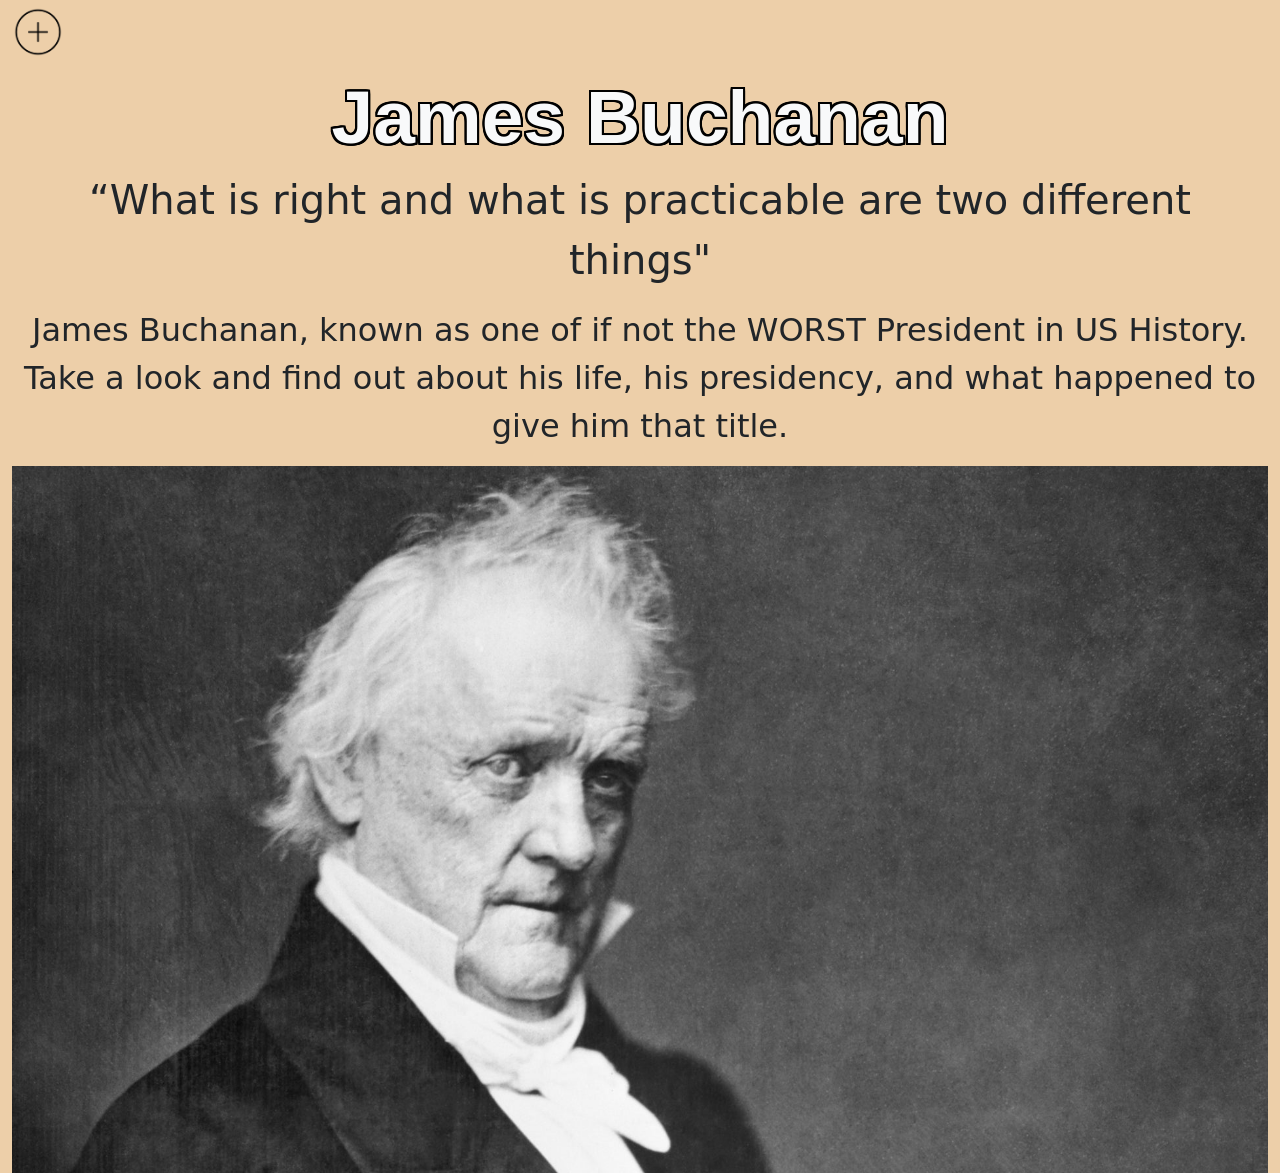
<file: index.html>
<!doctype html>
<html lang="en">

<head>
    <title>James Buchanan</title>
    <!-- Required meta tags -->
    <meta charset="utf-8" />
    <meta name="viewport" content="width=device-width, initial-scale=1, shrink-to-fit=no" />

    <!-- Bootstrap CSS v5.2.1 -->
    <link href="https://cdn.jsdelivr.net/npm/bootstrap@5.3.2/dist/css/bootstrap.min.css" rel="stylesheet"
        integrity="sha384-T3c6CoIi6uLrA9TneNEoa7RxnatzjcDSCmG1MXxSR1GAsXEV/Dwwykc2MPK8M2HN" crossorigin="anonymous" />

    <link rel="stylesheet" href="style.css">
    </link>
</head>

<body>
    <main>

        <div class="">
            <a class="btn" data-bs-toggle="offcanvas" href="#offcanvasExample" role="button"
                aria-controls="offcanvasExample">
                <img class="bing" src="imgs/NavButton.png">
            </a>
            <div class="offcanvas offcanvas-start" tabindex="-1" id="offcanvasExample"
                aria-labelledby="offcanvasExampleLabel">
                <div class="offcanvas-header">
                    <a href="index.html">
                    <h5 class="offcanvas-title fs-1" id="offcanvasExampleLabel">James Buchanan</h5>
                    </a>
                    <button type="button" class="btn-close" data-bs-dismiss="offcanvas" aria-label="Close"></button>
                </div>
                <a class="navbar-brand ms-2 fs-2" href="EL.html">Early Life</a>
                <a class="navbar-brand ms-2 fs-2" href="PP.html">Presidency</a>
                <a class="navbar-brand ms-2 fs-2" href="WC.html">Works Cited</a>
            </div>
        </div>
        </div>
        <div class="container-fluid">
            <div class="row">
                <h1 class="text-center pt-2 sizing text-light">James Buchanan</h1>
            </div>
            <p id="press-quote" class="text-center fs-1">"I like the noise of democracy"</p>
            <div class="row">
                <p class="fs-2 text-center">James Buchanan, known as one of if not the WORST President in US History. Take a look and find out about his life, his presidency, and what happened to give him that title.</p>
            </div>
            <div class="row">
                    <img class="img-fluid rounded" src="imgs/BuchananHeader_TheRealOne.jpg">
            </div>

    </main>
    <!-- Bootstrap JavaScript Libraries -->
    <script src="https://cdn.jsdelivr.net/npm/@popperjs/core@2.11.8/dist/umd/popper.min.js"
        integrity="sha384-I7E8VVD/ismYTF4hNIPjVp/Zjvgyol6VFvRkX/vR+Vc4jQkC+hVqc2pM8ODewa9r"
        crossorigin="anonymous"></script>

    <script src="https://cdn.jsdelivr.net/npm/bootstrap@5.3.2/dist/js/bootstrap.min.js"
        integrity="sha384-BBtl+eGJRgqQAUMxJ7pMwbEyER4l1g+O15P+16Ep7Q9Q+zqX6gSbd85u4mG4QzX+"
        crossorigin="anonymous"></script>

    <script src="script.js"></script>
</body>

</html>
</file>
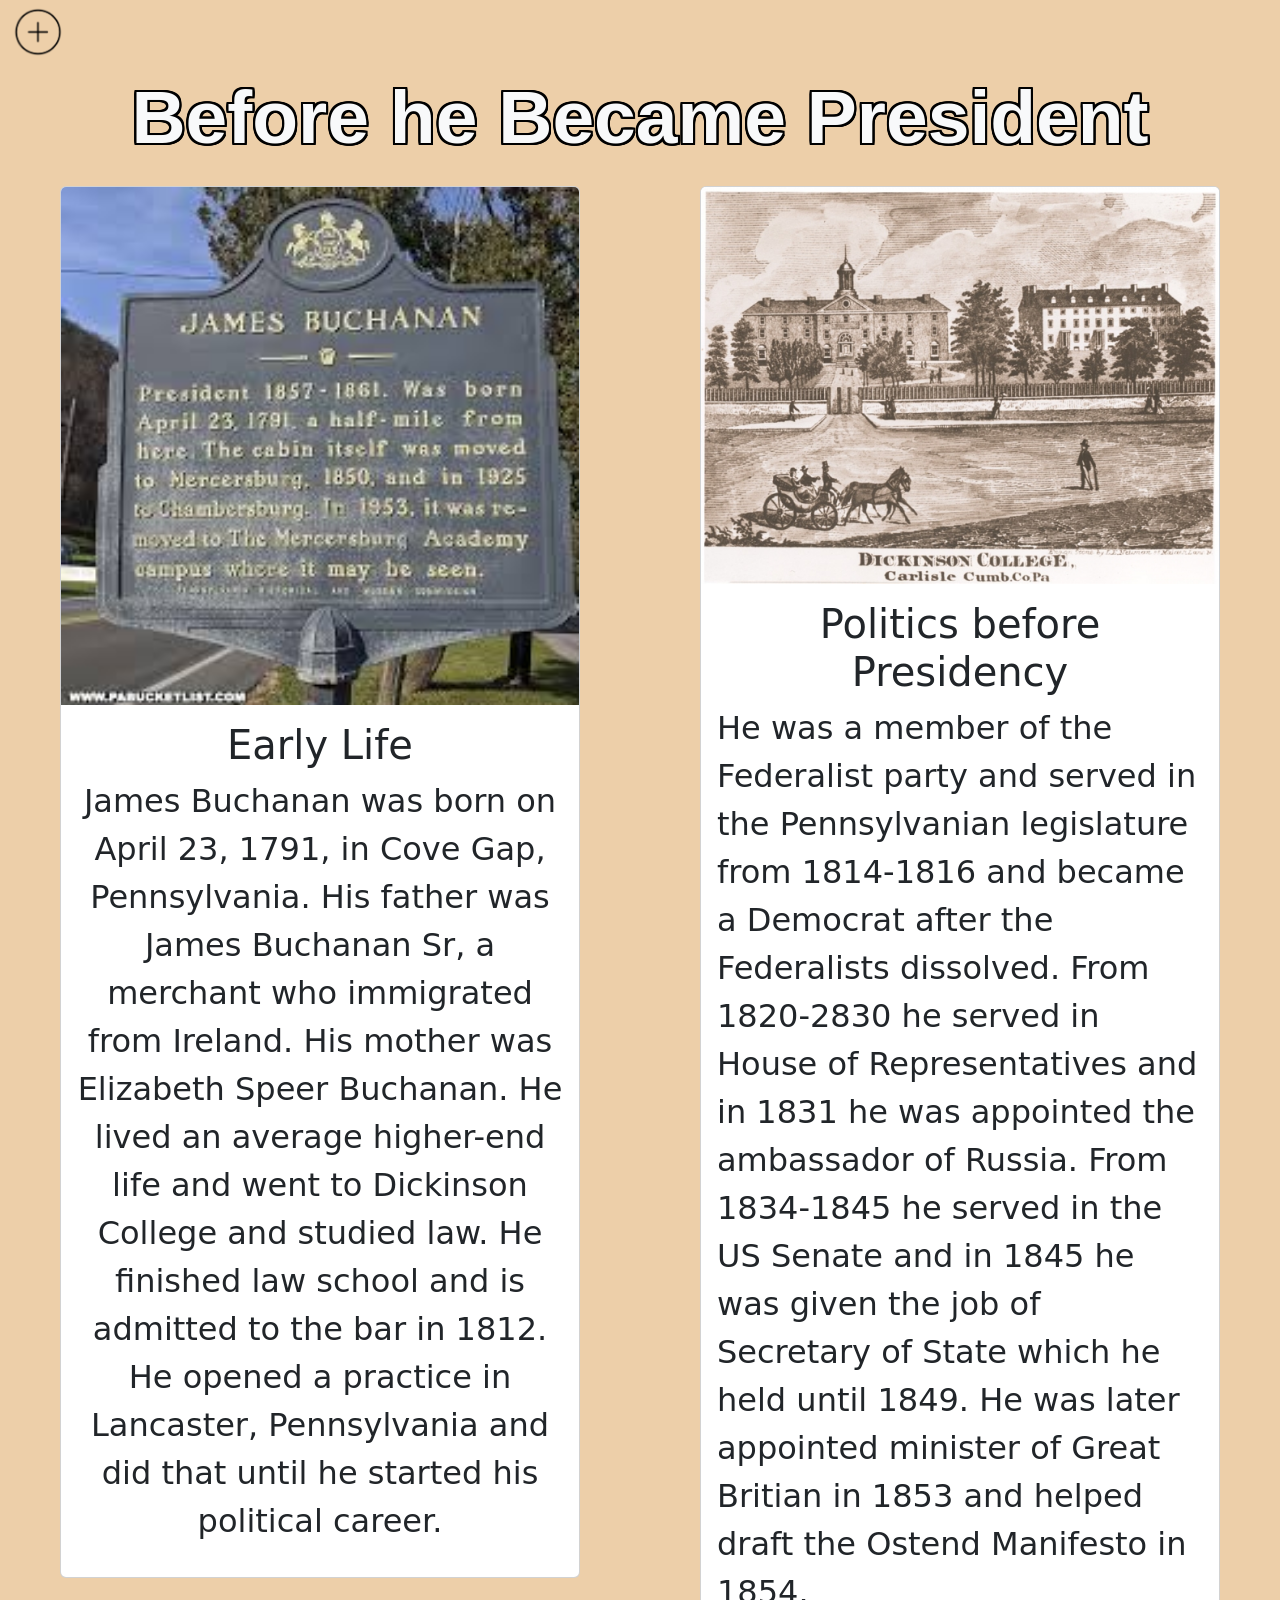
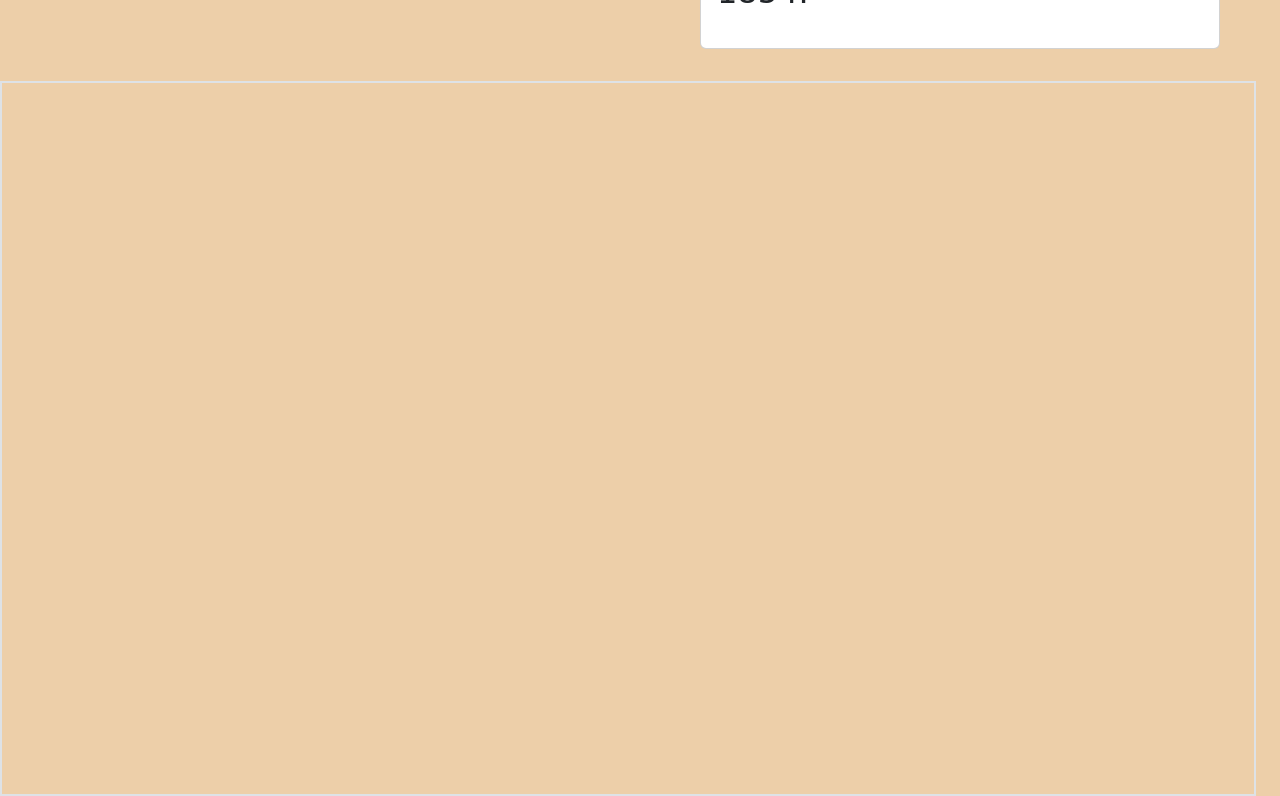
<file: EL.html>
<!doctype html>
<html lang="en">

<head>
    <title>James Buchanan</title>
    <!-- Required meta tags -->
    <meta charset="utf-8" />
    <meta name="viewport" content="width=device-width, initial-scale=1, shrink-to-fit=no" />

    <!-- Bootstrap CSS v5.2.1 -->
    <link href="https://cdn.jsdelivr.net/npm/bootstrap@5.3.2/dist/css/bootstrap.min.css" rel="stylesheet"
        integrity="sha384-T3c6CoIi6uLrA9TneNEoa7RxnatzjcDSCmG1MXxSR1GAsXEV/Dwwykc2MPK8M2HN" crossorigin="anonymous" />

    <link rel="stylesheet" href="style.css">
    </link>
</head>

<body>
    <main>

        <div class="sticky-top">
            <a class="btn" data-bs-toggle="offcanvas" href="#offcanvasExample" role="button"
                aria-controls="offcanvasExample">
                <img class="bing" src="imgs/NavButton.png">
            </a>
            <div class="offcanvas offcanvas-start" tabindex="-1" id="offcanvasExample"
                aria-labelledby="offcanvasExampleLabel">
                <div class="offcanvas-header">
                    <a href="index.html">
                    <h5 class="offcanvas-title fs-1" id="offcanvasExampleLabel">James Buchanan</h5>
                    </a>
                    <button type="button" class="btn-close" data-bs-dismiss="offcanvas" aria-label="Close"></button>
                </div>
                <a class="navbar-brand ms-2 fs-2" href="EL.html">Early Life</a>
                <a class="navbar-brand ms-2 fs-2" href="PP.html">Presidency</a>
                <a class="navbar-brand ms-2 fs-2" href="WC.html">Works Cited</a>
            </div>
        </div>
        </div>
        <div class="container-fluid">
            <div class="row">
                <h1 class="text-center pt-2 sizing text-light">Before he Became President</h1>
            </div>
        <div class="row"> 
            <div class="col-md-6 col-xs-12 justify-content-center mt-3">
            <div class="card me-5 ms-5" style="w-100">
                <img src="BuchananEarly.jpg" class="card-img-top">
                <div class="card-body">
                  <h5 class="card-title text-center fs-1">Early Life</h5>
                <p class="fs-2 text-center">
                    James Buchanan was born on April 23, 1791, in Cove Gap, Pennsylvania. 
                    His father was James Buchanan Sr, a merchant who immigrated from Ireland. 
                    His mother was Elizabeth Speer Buchanan. He lived an average higher-end life and went to Dickinson College and studied law.
                    He finished law school and is admitted to the bar in 1812. 
                    He opened a practice in Lancaster, Pennsylvania and did that until he started his political career.
                </p>
                </div>
              </div>
            </div>
            <div class="col-md-6 col-ms-12 justify-content-center mt-3">
            <div class="card me-5 ms-5" style="w-100">
                <img src="BuchananCollege.jpg" class="card-img-top">
                <div class="card-body">
                  <h5 class="card-title text-center fs-1">Politics before Presidency</h5>
                  <p class="fs-2">
                    He was a member of the Federalist party and served in the Pennsylvanian legislature from 1814-1816 and became a Democrat after the Federalists dissolved.
                    From 1820-2830 he served in House of Representatives and in 1831 he was appointed the ambassador of Russia.
                    From 1834-1845 he served in the US Senate and in 1845 he was given the job of Secretary of State which he held until 1849.
                    He was later appointed minister of Great Britian in 1853 and helped draft the Ostend Manifesto in 1854.
                  </p>
                </div>
              </div>
            </div>
        <div class="row justify-content-center mt-3">
            <iframe class="border border-2 mt-3" width="560" height="715" src="https://www.youtube.com/embed/v6i0bsZEmIE?si=BL47C08Q1udqLMxx" title="YouTube video player" frameborder="0" allow="accelerometer; autoplay; clipboard-write; encrypted-media; gyroscope; picture-in-picture; web-share" referrerpolicy="strict-origin-when-cross-origin" allowfullscreen></iframe>
        </div>
    </div>
    </main>
    <!-- Bootstrap JavaScript Libraries -->
    <script src="https://cdn.jsdelivr.net/npm/@popperjs/core@2.11.8/dist/umd/popper.min.js"
        integrity="sha384-I7E8VVD/ismYTF4hNIPjVp/Zjvgyol6VFvRkX/vR+Vc4jQkC+hVqc2pM8ODewa9r"
        crossorigin="anonymous"></script>

    <script src="https://cdn.jsdelivr.net/npm/bootstrap@5.3.2/dist/js/bootstrap.min.js"
        integrity="sha384-BBtl+eGJRgqQAUMxJ7pMwbEyER4l1g+O15P+16Ep7Q9Q+zqX6gSbd85u4mG4QzX+"
        crossorigin="anonymous"></script>

    <script src="script.js"></script>
</body>

</html>
</file>
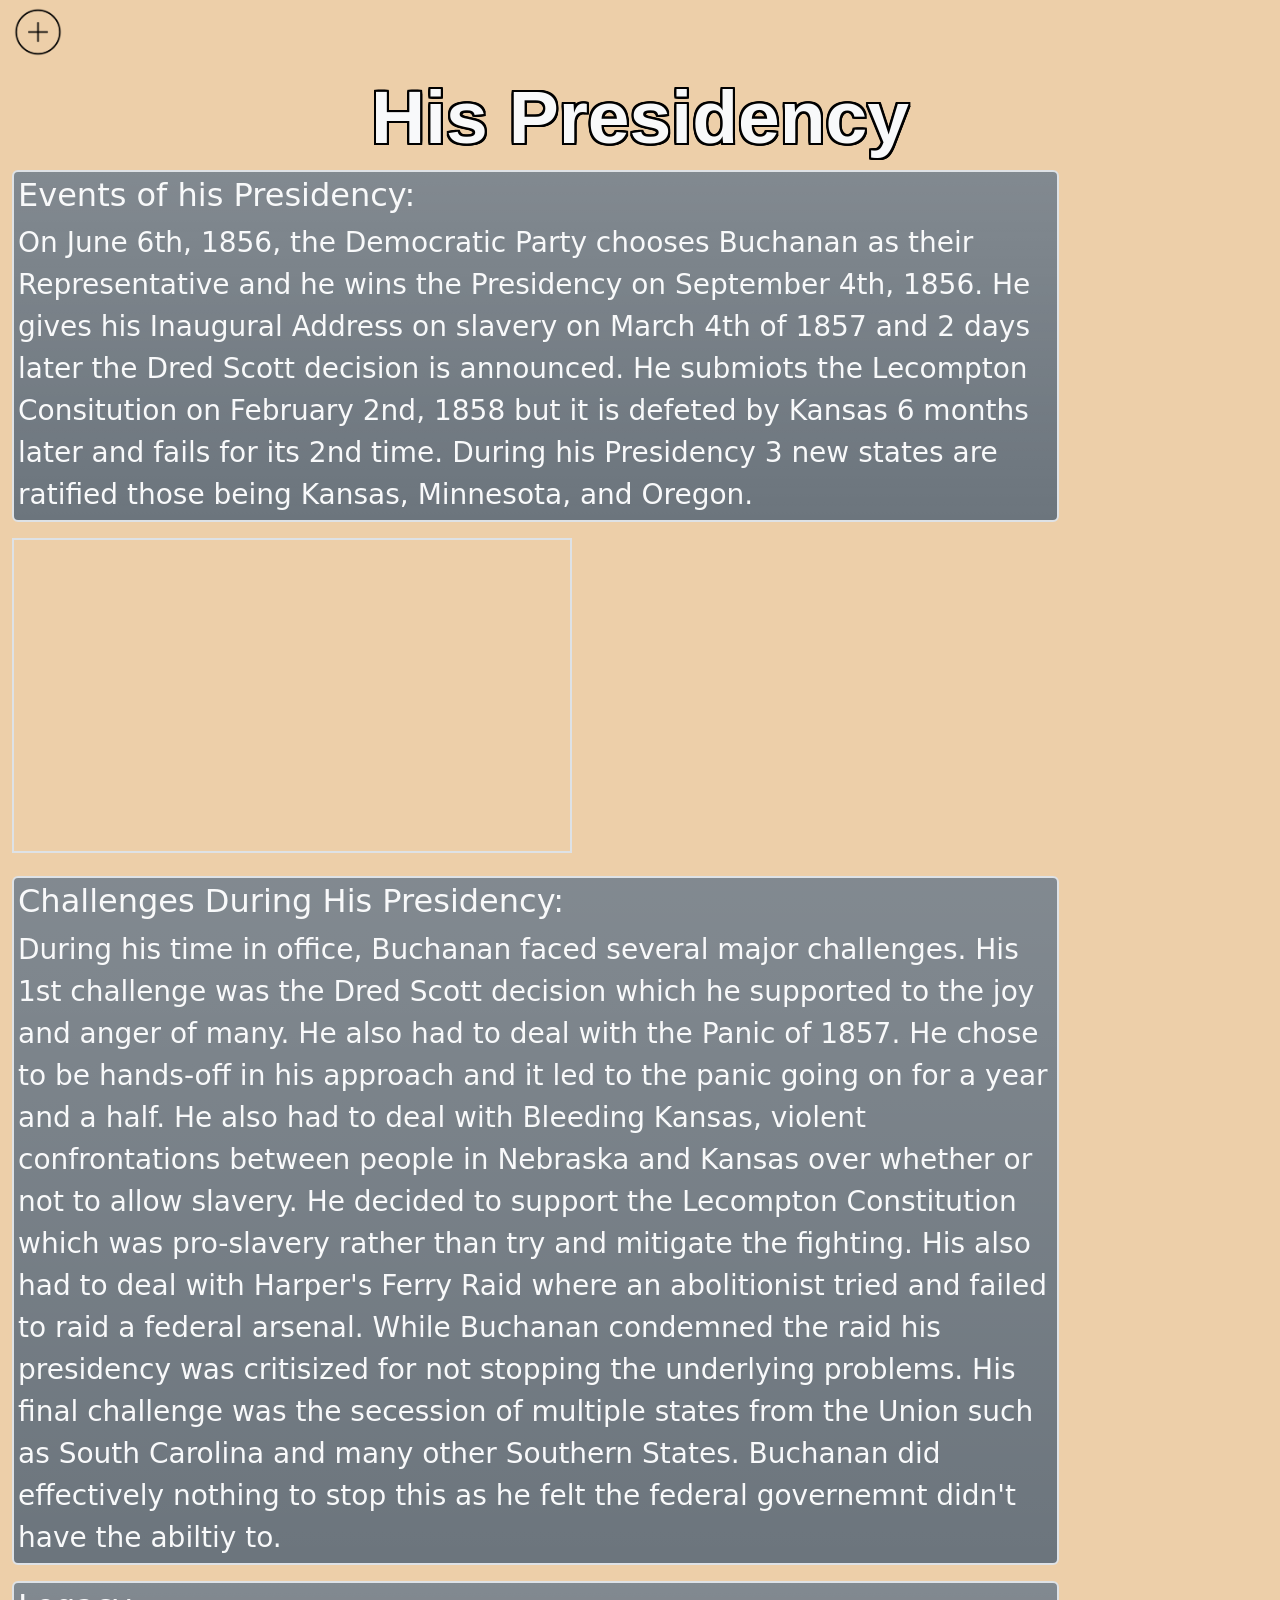
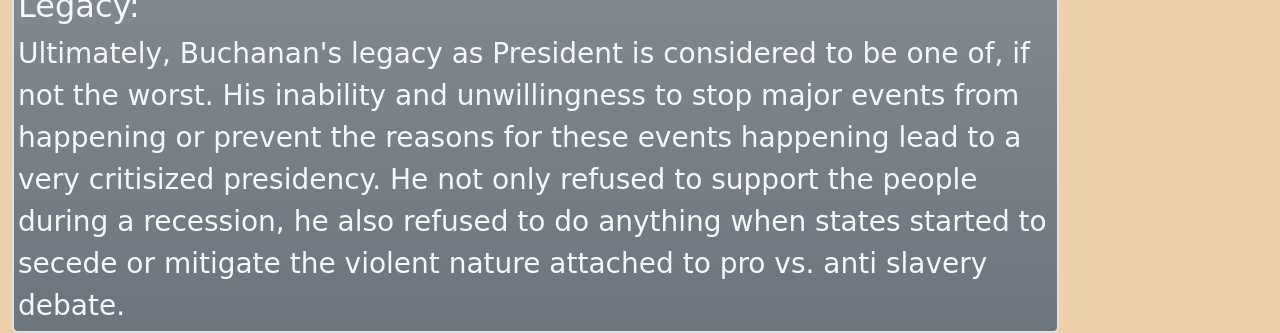
<file: PP.html>
<!doctype html>
<html lang="en">

<head>
    <title>James Buchanan</title>
    <!-- Required meta tags -->
    <meta charset="utf-8" />
    <meta name="viewport" content="width=device-width, initial-scale=1, shrink-to-fit=no" />

    <!-- Bootstrap CSS v5.2.1 -->
    <link href="https://cdn.jsdelivr.net/npm/bootstrap@5.3.2/dist/css/bootstrap.min.css" rel="stylesheet"
        integrity="sha384-T3c6CoIi6uLrA9TneNEoa7RxnatzjcDSCmG1MXxSR1GAsXEV/Dwwykc2MPK8M2HN" crossorigin="anonymous" />

    <link rel="stylesheet" href="style.css">
    </link>
</head>

<body>
    <main>
        <div class="">
            <a class="btn" data-bs-toggle="offcanvas" href="#offcanvasExample" role="button"
                aria-controls="offcanvasExample">
                <img class="bing" src="imgs/NavButton.png">
            </a>
            <div class="offcanvas offcanvas-start" tabindex="-1" id="offcanvasExample"
                aria-labelledby="offcanvasExampleLabel">
                <div class="offcanvas-header">
                    <a href="index.html">
                        <h5 class="offcanvas-title fs-1" id="offcanvasExampleLabel">James Buchanan</h5>
                    </a>
                    <button type="button" class="btn-close" data-bs-dismiss="offcanvas" aria-label="Close"></button>
                </div>
                <a class="navbar-brand ms-2 fs-2" href="EL.html">Early Life</a>
                <a class="navbar-brand ms-2 fs-2" href="PP.html">Presidency</a>
                <a class="navbar-brand ms-2 fs-2" href="WC.html">Works Cited</a>
            </div>
        </div>
        </div>
        <div class="container-fluid">
            <div class="row">
                <h1 class="text-center pt-2 sizing text-light">His Presidency</h1>
            </div>
        <div class="col-10">
            <div id="presidential-term" class="bg-secondary bg-gradient rounded text-light border border-2">
                <h2 class="ms-1 mt-1">Events of his Presidency:</h2>
                <p class="ms-1 mt-1 me-1 mb-1 fs-3">
                  On June 6th, 1856, the Democratic Party chooses Buchanan as their Representative and he wins the Presidency on September 4th, 1856.
                  He gives his Inaugural Address on slavery on March 4th of 1857 and 2 days later the Dred Scott decision is announced.
                  He submiots the Lecompton Consitution on February 2nd, 1858 but it is defeted by Kansas 6 months later and fails for its 2nd time.
                  During his Presidency 3 new states are ratified those being Kansas, Minnesota, and Oregon.
                </p>
            </div>
        </div>
    
            <iframe class="border border-2 mt-3" width="560" height="315" src="https://www.youtube.com/embed/FbviNipXUIw?si=rMMcDnvub1QV4MVu" title="YouTube video player" frameborder="2" allow="accelerometer; autoplay; clipboard-write; encrypted-media; gyroscope; picture-in-picture; web-share" referrerpolicy="strict-origin-when-cross-origin"></iframe>

        <div class="col-10">
            <div id="challenges" class="bg-secondary bg-gradient rounded text-light border border-2 mt-3">
                <h2 class="ms-1 mt-1">Challenges During His Presidency:</h2>
                <p class="ms-1 me-1 mt-1 mb-1 fs-3">During his time in office, Buchanan faced several major challenges.
                    His 1st challenge was the Dred Scott decision which he supported to the joy and anger of many.
                    He also had to deal with the Panic of 1857.
                    He chose to be hands-off in his approach and it led to the panic going on for a year and a half.
                    He also had to deal with Bleeding Kansas, violent confrontations between people in Nebraska and Kansas over whether or not to allow slavery.
                    He decided to support the Lecompton Constitution which was pro-slavery rather than try and mitigate the fighting.
                    His also had to deal with Harper's Ferry Raid where an abolitionist tried and failed to raid a federal arsenal.
                    While Buchanan condemned the raid his presidency was critisized for not stopping the underlying problems.
                    His final challenge was the secession of multiple states from the Union such as South Carolina and many other Southern States.
                    Buchanan did effectively nothing to stop this as he felt the federal governemnt didn't have the abiltiy to. 
                </p>
            </div>
        </div>
    
        <div class="col-10">
            <div id="legacy" class="bg-secondary bg-gradient rounded text-light border border-2 mt-3">
                <h2 class="ms-1 mt-1">Legacy:</h2>
                <p class="ms-1 me-1 mt-1 mb-1 fs-3">Ultimately, Buchanan's legacy as President is considered to be one of, if not the worst.
                    His inability and unwillingness to stop major events from happening or prevent the reasons for these events happening lead to a very critisized presidency.
                    He not only refused to support the people during a recession, he also refused to do anything when states started to secede or mitigate the violent nature attached to pro vs. anti slavery debate.
                </p>
            </div>
        </div>
        </main>
    <!-- Bootstrap JavaScript Libraries -->
    <script src="https://cdn.jsdelivr.net/npm/@popperjs/core@2.11.8/dist/umd/popper.min.js"
        integrity="sha384-I7E8VVD/ismYTF4hNIPjVp/Zjvgyol6VFvRkX/vR+Vc4jQkC+hVqc2pM8ODewa9r"
        crossorigin="anonymous"></script>

    <script src="https://cdn.jsdelivr.net/npm/bootstrap@5.3.2/dist/js/bootstrap.min.js"
        integrity="sha384-BBtl+eGJRgqQAUMxJ7pMwbEyER4l1g+O15P+16Ep7Q9Q+zqX6gSbd85u4mG4QzX+"
        crossorigin="anonymous"></script>

    <script src="script.js"></script>
</body>

</html>
</file>
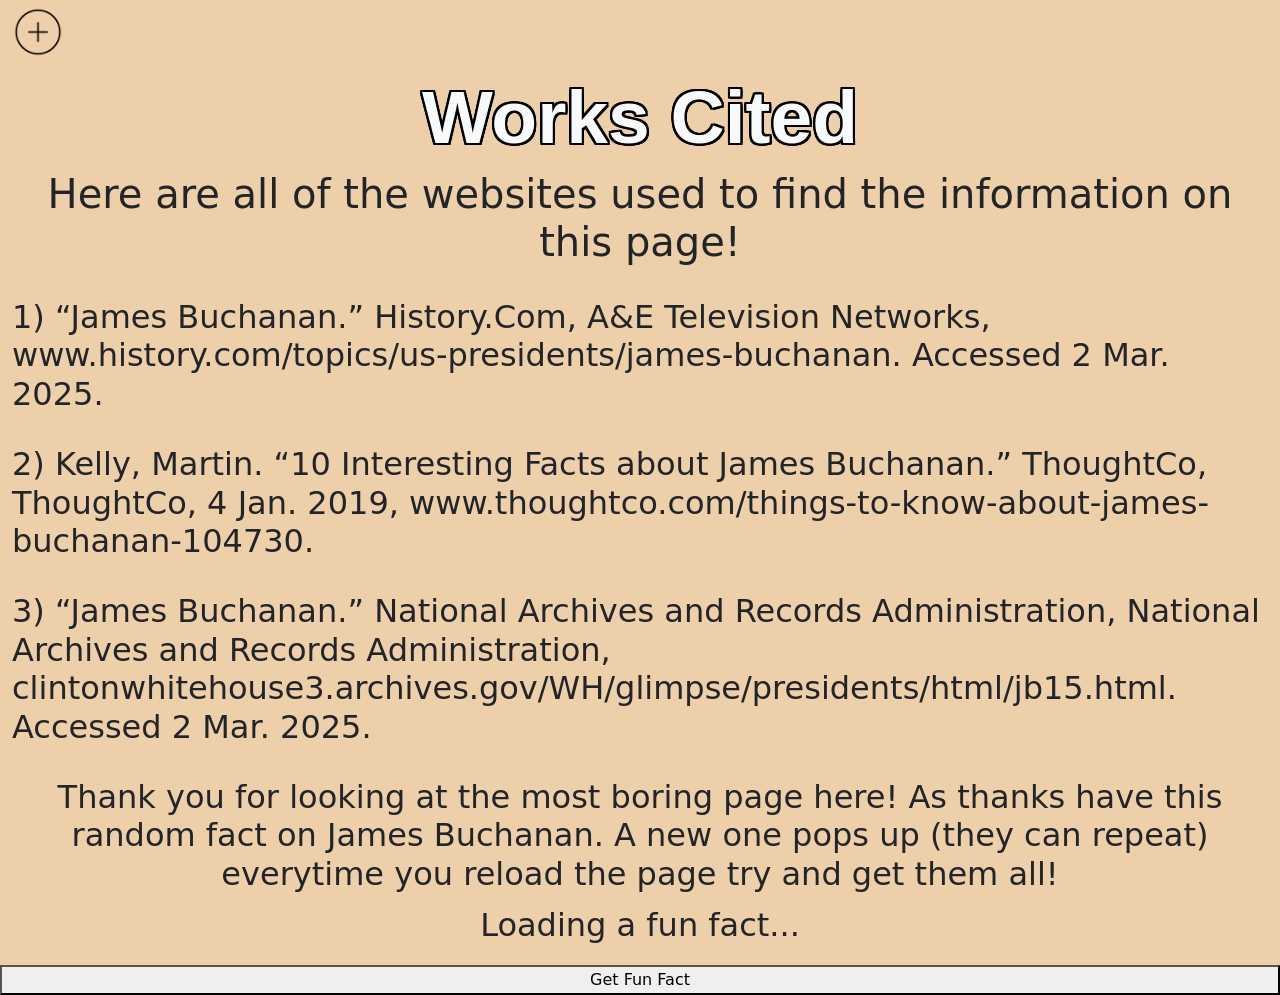
<file: WC.html>
<!doctype html>
<html lang="en">

<head>
    <title>James Buchanan</title>
    <!-- Required meta tags -->
    <meta charset="utf-8" />
    <meta name="viewport" content="width=device-width, initial-scale=1, shrink-to-fit=no" />

    <!-- Bootstrap CSS v5.2.1 -->
    <link href="https://cdn.jsdelivr.net/npm/bootstrap@5.3.2/dist/css/bootstrap.min.css" rel="stylesheet"
        integrity="sha384-T3c6CoIi6uLrA9TneNEoa7RxnatzjcDSCmG1MXxSR1GAsXEV/Dwwykc2MPK8M2HN" crossorigin="anonymous" />

    <link rel="stylesheet" href="style.css">
    </link>
</head>

<body>
    <main>
        <div class="">
            <a class="btn" data-bs-toggle="offcanvas" href="#offcanvasExample" role="button"
                aria-controls="offcanvasExample">
                <img class="bing" src="imgs/NavButton.png">
            </a>
            <div class="offcanvas offcanvas-start" tabindex="-1" id="offcanvasExample"
                aria-labelledby="offcanvasExampleLabel">
                <div class="offcanvas-header">
                    <a href="index.html">
                    <h5 class="offcanvas-title fs-1" id="offcanvasExampleLabel">James Buchanan</h5>
                    </a>
                    <button type="button" class="btn-close" data-bs-dismiss="offcanvas" aria-label="Close"></button>
                </div>
                <a class="navbar-brand ms-2 fs-2" href="EL.html">Early Life</a>
                <a class="navbar-brand ms-2 fs-2" href="PP.html">Presidency</a>
                <a class="navbar-brand ms-2 fs-2" href="WC.html">Works Cited</a>
            </div>
        </div>
        </div>
        <div class="container-fluid">
            <div class="row">
                <h1 class="text-center pt-2 sizing text-light">Works Cited</h1>
            </div>

            <h1 class="text-center fs-1">Here are all of the websites used to find the information on this page!</h1>
            <br>
            <h1 class="fs-2">1) “James Buchanan.” History.Com, A&E Television Networks, www.history.com/topics/us-presidents/james-buchanan. Accessed 2 Mar. 2025. </h1>
            <br>
            <h1 class="fs-2">2) Kelly, Martin. “10 Interesting Facts about James Buchanan.” ThoughtCo, ThoughtCo, 4 Jan. 2019, www.thoughtco.com/things-to-know-about-james-buchanan-104730.</h1>
            <br>
            <h1 class="fs-2">3) “James Buchanan.” National Archives and Records Administration, National Archives and Records Administration, clintonwhitehouse3.archives.gov/WH/glimpse/presidents/html/jb15.html. Accessed 2 Mar. 2025. </h1>
            <br>
            <h1 class="text-center fs-2">Thank you for looking at the most boring page here! As thanks have this random fact on James Buchanan. A new one pops up (they can repeat) everytime you reload the page try and get them all! </h1>
        <div class="row align-items-center">
            <p id="funFacts" class="text-center fs-2">Loading a fun fact...</p>
            <button onclick="displayRandomFact()" class="align-items-center">Get Fun Fact</button>
        </div>







    </main>
    <!-- Bootstrap JavaScript Libraries -->
    <script src="https://cdn.jsdelivr.net/npm/@popperjs/core@2.11.8/dist/umd/popper.min.js"
        integrity="sha384-I7E8VVD/ismYTF4hNIPjVp/Zjvgyol6VFvRkX/vR+Vc4jQkC+hVqc2pM8ODewa9r"
        crossorigin="anonymous"></script>

    <script src="https://cdn.jsdelivr.net/npm/bootstrap@5.3.2/dist/js/bootstrap.min.js"
        integrity="sha384-BBtl+eGJRgqQAUMxJ7pMwbEyER4l1g+O15P+16Ep7Q9Q+zqX6gSbd85u4mG4QzX+"
        crossorigin="anonymous"></script>

    <script src="script.js"></script>
</body>

</html>
</file>
<file: style.css>
.bing {
    height: 50px;
    weight: 50px;
}

body {
background-color: #EDCFA9;
}

.sizing {
    font-size: 75px;
    text-shadow: 2px 2px 0 #000000,
    -1px 1px 0 #000000,
    1px -1px 0 #000000,
    -1px -1px 0 #000000,
    0px 1px 0 #000000,
    0px -1px 0 #000000,
    -1px 0px 0 #000000,
    1px 0px 0 #000000,
    2px 2px 0 #000000,
    -2px 2px 0 #000000,
    2px -2px 0 #000000,
    -2px -2px 0 #000000,
    0px 2px 0 #000000,
    0px -2px 0 #000000,
    -2px 0px 0 #000000,
    2px 0px 0 #000000,
    1px 2px 0 #000000,
    -1px 2px 0 #000000,
    1px -2px 0 #000000,
    -1px -2px 0 #000000,
    2px 1px 0 #000000,
    -2px 1px 0 #000000,
    2px -1px 0 #000000,
    -2px -1px 0 #000000;
    font-family: "rockwell", sans-serif;
    font-weight: 700;
    font-style: normal;
}
</file>
